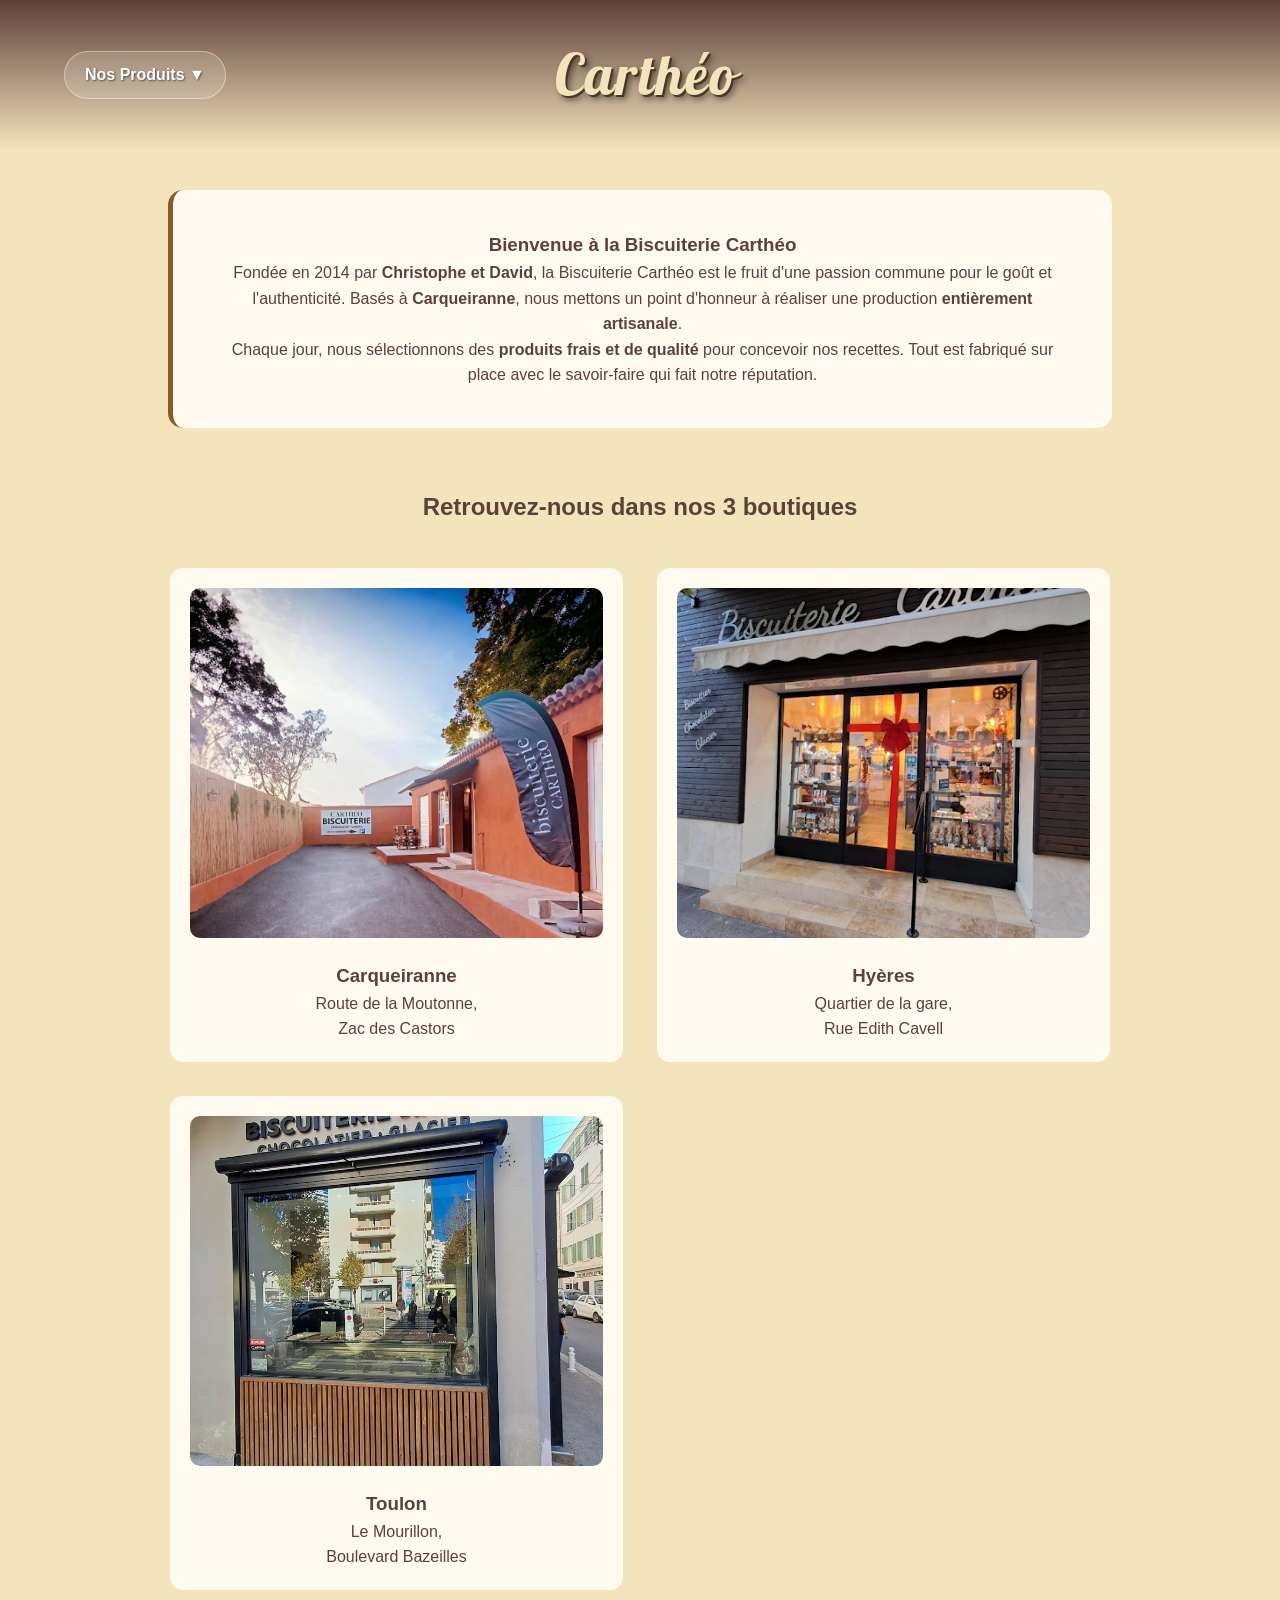
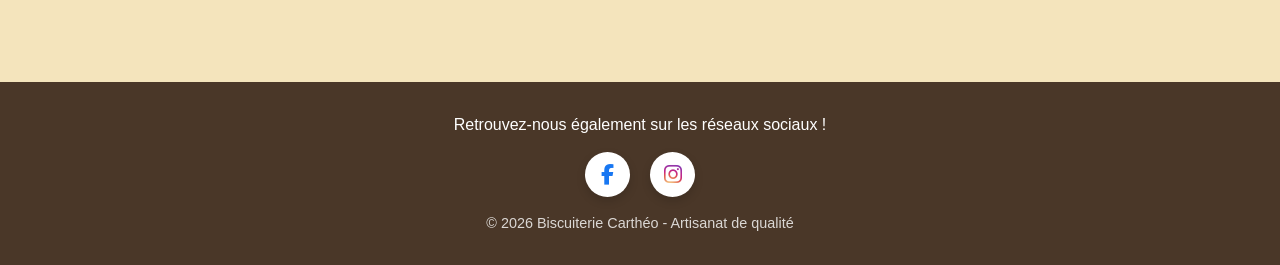
<file: index.html>
<!DOCTYPE html>
<html lang="fr">
<head>
    <meta charset="UTF-8">
    <meta name="viewport" content="width=device-width, initial-scale=1.0">
    <title>Biscuiterie Carthéo</title>
    
    <!-- Polices -->
    <link href="https://fonts.googleapis.com/css2?family=Lobster&display=swap" rel="stylesheet">
    <link href="https://fonts.googleapis.com/css2?family=Playfair+Display:wght@700&display=swap" rel="stylesheet">
    
    <!-- Font Awesome pour les logos réseaux sociaux -->
    <link rel="stylesheet" href="https://cdnjs.cloudflare.com/ajax/libs/font-awesome/6.4.0/css/all.min.css">
    
    <!-- CSS -->
    <link rel="stylesheet" href="css/style.css">
</head>
<body>

    <header>
        <nav class="nav-gauche">
            <ul>
                <li class="dropdown">
                    <a href="#">Nos Produits ▼</a>
                    <ul class="dropdown-content">
                        <li><a href="index.html">Accueil</a></li>
                        <li><a href="sucres.html">Biscuits sucrés</a></li>
                        <li><a href="sales.html">Biscuits salés</a></li>
                        <li><a href="chocolats.html">Chocolats</a></li>
                        <li><a href="meringues.html">Meringues</a></li>
                        <li><a href="panettones.html">Panettones</a></li>
                        <li><a href="cakes.html">Cakes</a></li>
                        <li><a href="petitsfours.html">Petits fours</a></li>
                        <li><a href="glaces.html">Glaces</a></li>
                         <li><a href="gateaux.html">Gâteaux</a></li>
                        <li><a href="noel.html">Noël</a></li>
                        <li><a href="pâques.html">Pâques</a></li>
                        <li><a href="roi.html">Epiphanie</a></li>
                        <li><a href="contact.html">Nous contacter</a></li>
                    </ul>
                </li>
            </ul>
        </nav>
        
        <div class="logo-centre">Carthéo</div>
        <div style="width: 150px;"></div>
    </header>

    <main>
        <section id="presentation">
            <h3>Bienvenue à la Biscuiterie Carthéo</h3>
            <p>Fondée en 2014 par <strong>Christophe et David</strong>, la Biscuiterie Carthéo est le fruit d'une passion commune pour le goût et l'authenticité. Basés à <strong>Carqueiranne</strong>, nous mettons un point d'honneur à réaliser une production <strong>entièrement artisanale</strong>.</p>
            <p>Chaque jour, nous sélectionnons des <strong>produits frais et de qualité</strong> pour concevoir nos recettes. Tout est fabriqué sur place avec le savoir-faire qui fait notre réputation.</p>
        </section>

        <section id="boutiques">
            <h2 style="text-align: center; margin: 40px 0;">Retrouvez-nous dans nos 3 boutiques</h2>
            <div class="boutiques-grid">
                <div class="boutique-card">
                    <img src="assets/img/carquei.jpg" alt="Boutique Carqueiranne">
                    <h3>Carqueiranne</h3>
                    <p>Route de la Moutonne,<br>Zac des Castors</p>
                </div>
                <div class="boutique-card">
                    <img src="assets/img/hyeres.png" alt="Boutique Hyères">
                    <h3>Hyères</h3>
                    <p>Quartier de la gare,<br>Rue Edith Cavell</p>
                </div>
                <div class="boutique-card">
                    <img src="assets/img/toulon.jpg" alt="Boutique Toulon">
                    <h3>Toulon</h3>
                    <p>Le Mourillon,<br>Boulevard Bazeilles</p>
                </div>
            </div>
        </section>
    </main>

    <footer>
        <p>Retrouvez-nous également sur les réseaux sociaux !</p>
        <div class="social-links">
            <!-- Lien Facebook avec le vrai logo -->
            <a href="https://www.facebook.com/biscuiteriecartheo" target="_blank" aria-label="Facebook">
                <i class="fa-brands fa-facebook-f"></i>
            </a>
            
            <!-- Lien Instagram avec le vrai logo -->
            <a href="https://www.instagram.com/biscuiteriecartheo/?utm_source=ig_web_button_share_sheet" target="_blank" aria-label="Instagram">
                <i class="fa-brands fa-instagram"></i>
            </a>
        </div>
        <p style="font-size: 0.9rem; opacity: 0.8; margin-top: 15px;">&copy; 2026 Biscuiterie Carthéo - Artisanat de qualité</p>
    </footer>

</body>
</html>
</file>
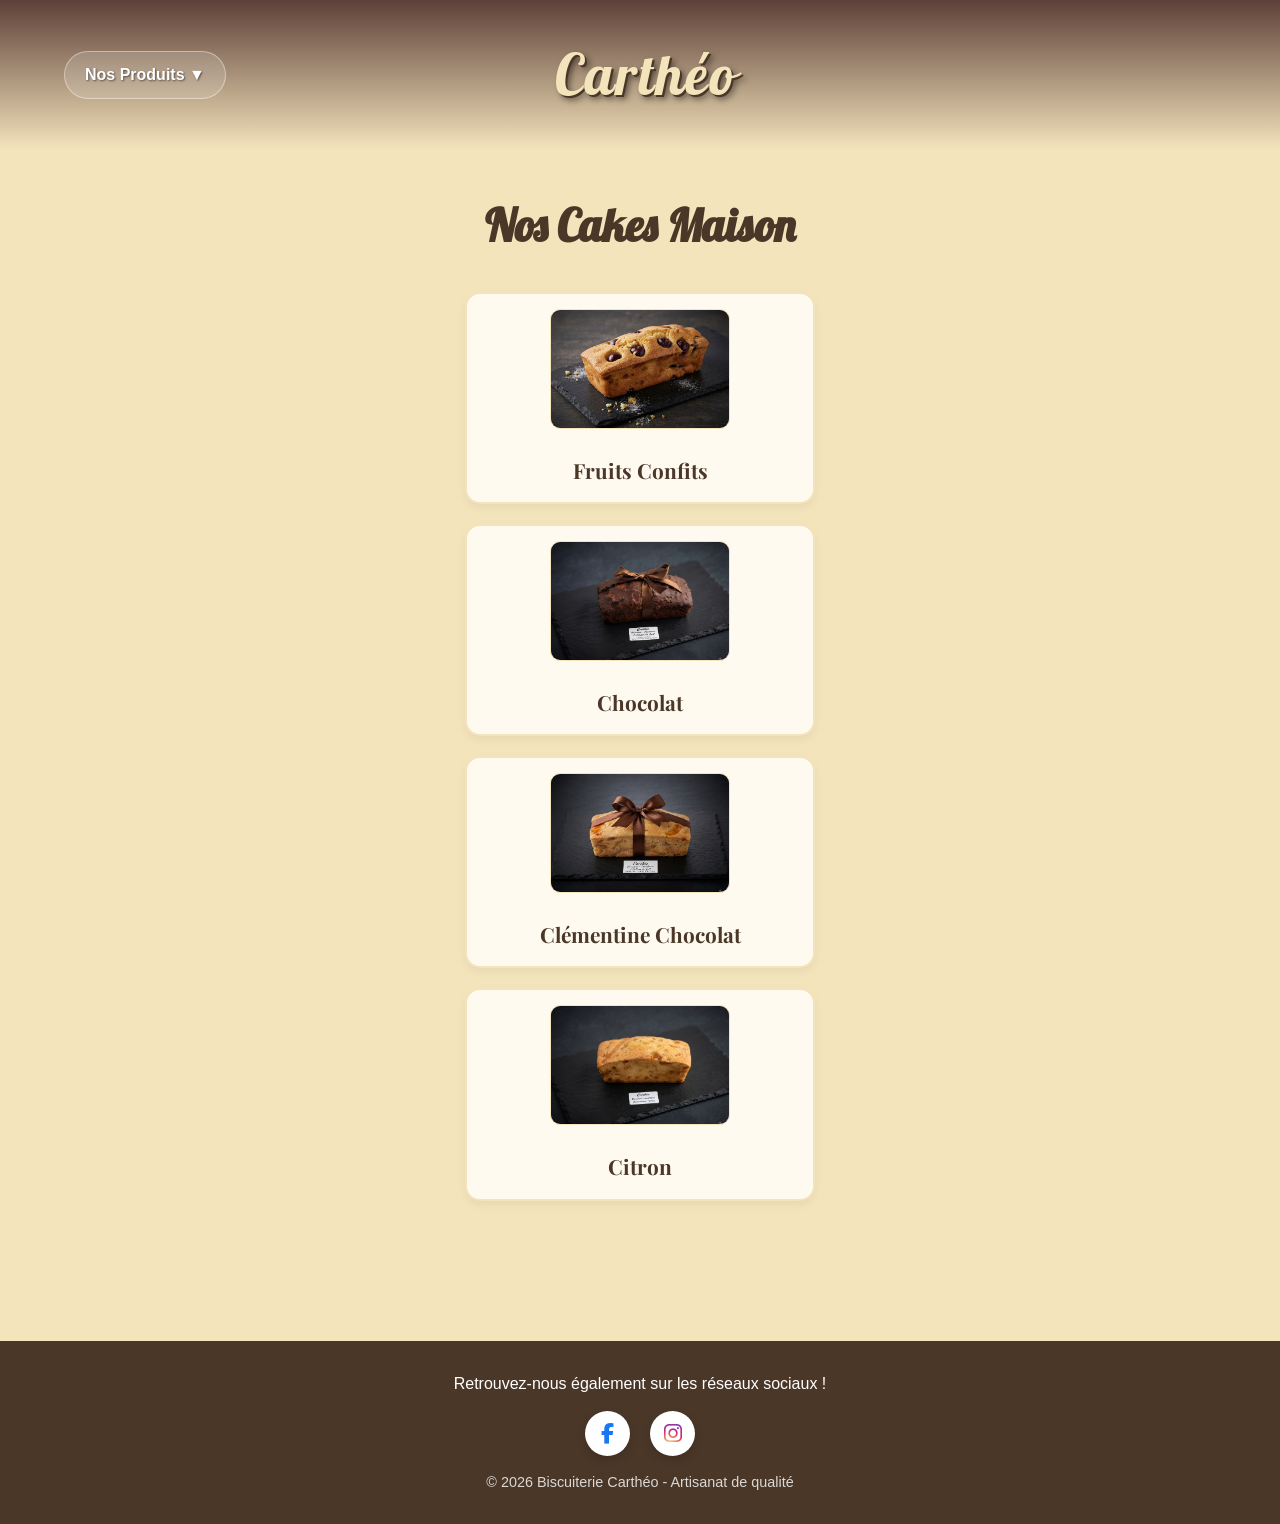
<file: cakes.html>
<!DOCTYPE html>
<html lang="fr">
<head>
    <meta charset="UTF-8">
    <meta name="viewport" content="width=device-width, initial-scale=1.0">
    <title>Nos Cakes | Biscuiterie Carthéo</title>
    
    <!-- Polices -->
    <link href="https://fonts.googleapis.com/css2?family=Lobster&display=swap" rel="stylesheet">
    <link href="https://fonts.googleapis.com/css2?family=Playfair+Display:wght@700&display=swap" rel="stylesheet">
    <!-- Font Awesome pour les logos réseaux sociaux -->
    <link rel="stylesheet" href="https://cdnjs.cloudflare.com/ajax/libs/font-awesome/6.4.0/css/all.min.css">
    <!-- CSS -->
    <link rel="stylesheet" href="css/style.css">

    <style>
        /* Réduction de la largeur globale de la page pour les cakes */
        .produits-grid {
            display: flex;
            flex-direction: column;
            gap: 20px;
            max-width: 350px;
            margin: auto;
        }

        .produit-card {
            display: flex;
            align-items: center;
            background-color: var(--couleur-creme);
            padding: 15px 20px;
            border-radius: 15px;
            border: 2px solid var(--couleur-sable);
            box-shadow: 0 4px 10px rgba(0,0,0,0.05);
            gap: 25px;
        }

        .produit-card img {
            width: 180px;
            height: 120px;
            object-fit: cover;
            border-radius: 10px;
            border: 1px solid var(--couleur-sable);
            flex-shrink: 0;
        }

        .produit-card p {
            font-size: 1.3rem;
            color: var(--couleur-chocolat);
            font-family: 'Playfair Display', serif;
            font-weight: bold;
            margin: 0;
        }
    </style>
</head>
<body>

    <header>
        <nav class="nav-gauche">
            <ul>
                <li class="dropdown">
                    <a href="#">Nos Produits ▼</a>
                    <ul class="dropdown-content">
                        <li><a href="index.html">Accueil</a></li>
                        <li><a href="sucres.html">Biscuits sucrés</a></li>
                        <li><a href="sales.html">Biscuits salés</a></li>
                        <li><a href="chocolats.html">Chocolats</a></li>
                        <li><a href="meringues.html">Meringues</a></li>
                        <li><a href="panettones.html">Panettones</a></li>
                        <li><a href="cakes.html">Cakes</a></li>
                        <li><a href="petitsfours.html">Petits fours</a></li>
                        <li><a href="glaces.html">Glaces</a></li>
                         <li><a href="gateaux.html">Gâteaux</a></li>
                        <li><a href="noel.html">Noël</a></li>
                        <li><a href="paques.html">Pâques</a></li>
                        <li><a href="roi.html">Epiphanie</a></li>
                        <li><a href="contact.html">Nous contacter</a></li>
                    </ul>
                </li>
            </ul>
        </nav>
        
        <div class="logo-centre">Carthéo</div>
        <div style="width: 150px;"></div>
    </header>

    <main>
        <h1 style="text-align: center; margin-bottom: 30px; color: var(--couleur-chocolat); font-family: 'Lobster', cursive; font-size: 2.8rem;">Nos Cakes Maison</h1>

        <section class="produits-section">
            <div class="produits-grid">
                <div class="produit-card">
                    <img src="assets/img/cake_fruits.jpg" alt="Cake aux Fruits Confits">
                    <p>Fruits Confits</p>
                </div>
                <div class="produit-card">
                    <img src="assets/img/cake_chocolat.png" alt="Cake au Chocolat">
                    <p>Chocolat</p>
                </div>
                <div class="produit-card">
                    <img src="assets/img/cake_clementine.png" alt="Cake Clémentine Chocolat">
                    <p>Clémentine Chocolat</p>
                </div>
                <div class="produit-card">
                    <img src="assets/img/cake_citron.png" alt="Cake au Citron">
                    <p>Citron</p>
                </div>
            </div>
        </section>
    </main>

    <footer>
        <p>Retrouvez-nous également sur les réseaux sociaux !</p>
        <div class="social-links">
            <!-- Lien Facebook avec le vrai logo -->
            <a href="https://www.facebook.com/biscuiteriecartheo" target="_blank" aria-label="Facebook">
                <i class="fa-brands fa-facebook-f"></i>
            </a>
            
            <!-- Lien Instagram avec le vrai logo -->
            <a href="https://www.instagram.com/biscuiteriecartheo/?utm_source=ig_web_button_share_sheet" target="_blank" aria-label="Instagram">
                <i class="fa-brands fa-instagram"></i>
            </a>
        </div>
        <p style="font-size: 0.9rem; opacity: 0.8; margin-top: 15px;">&copy; 2026 Biscuiterie Carthéo - Artisanat de qualité</p>
    </footer>

</body>
</html>
</file>
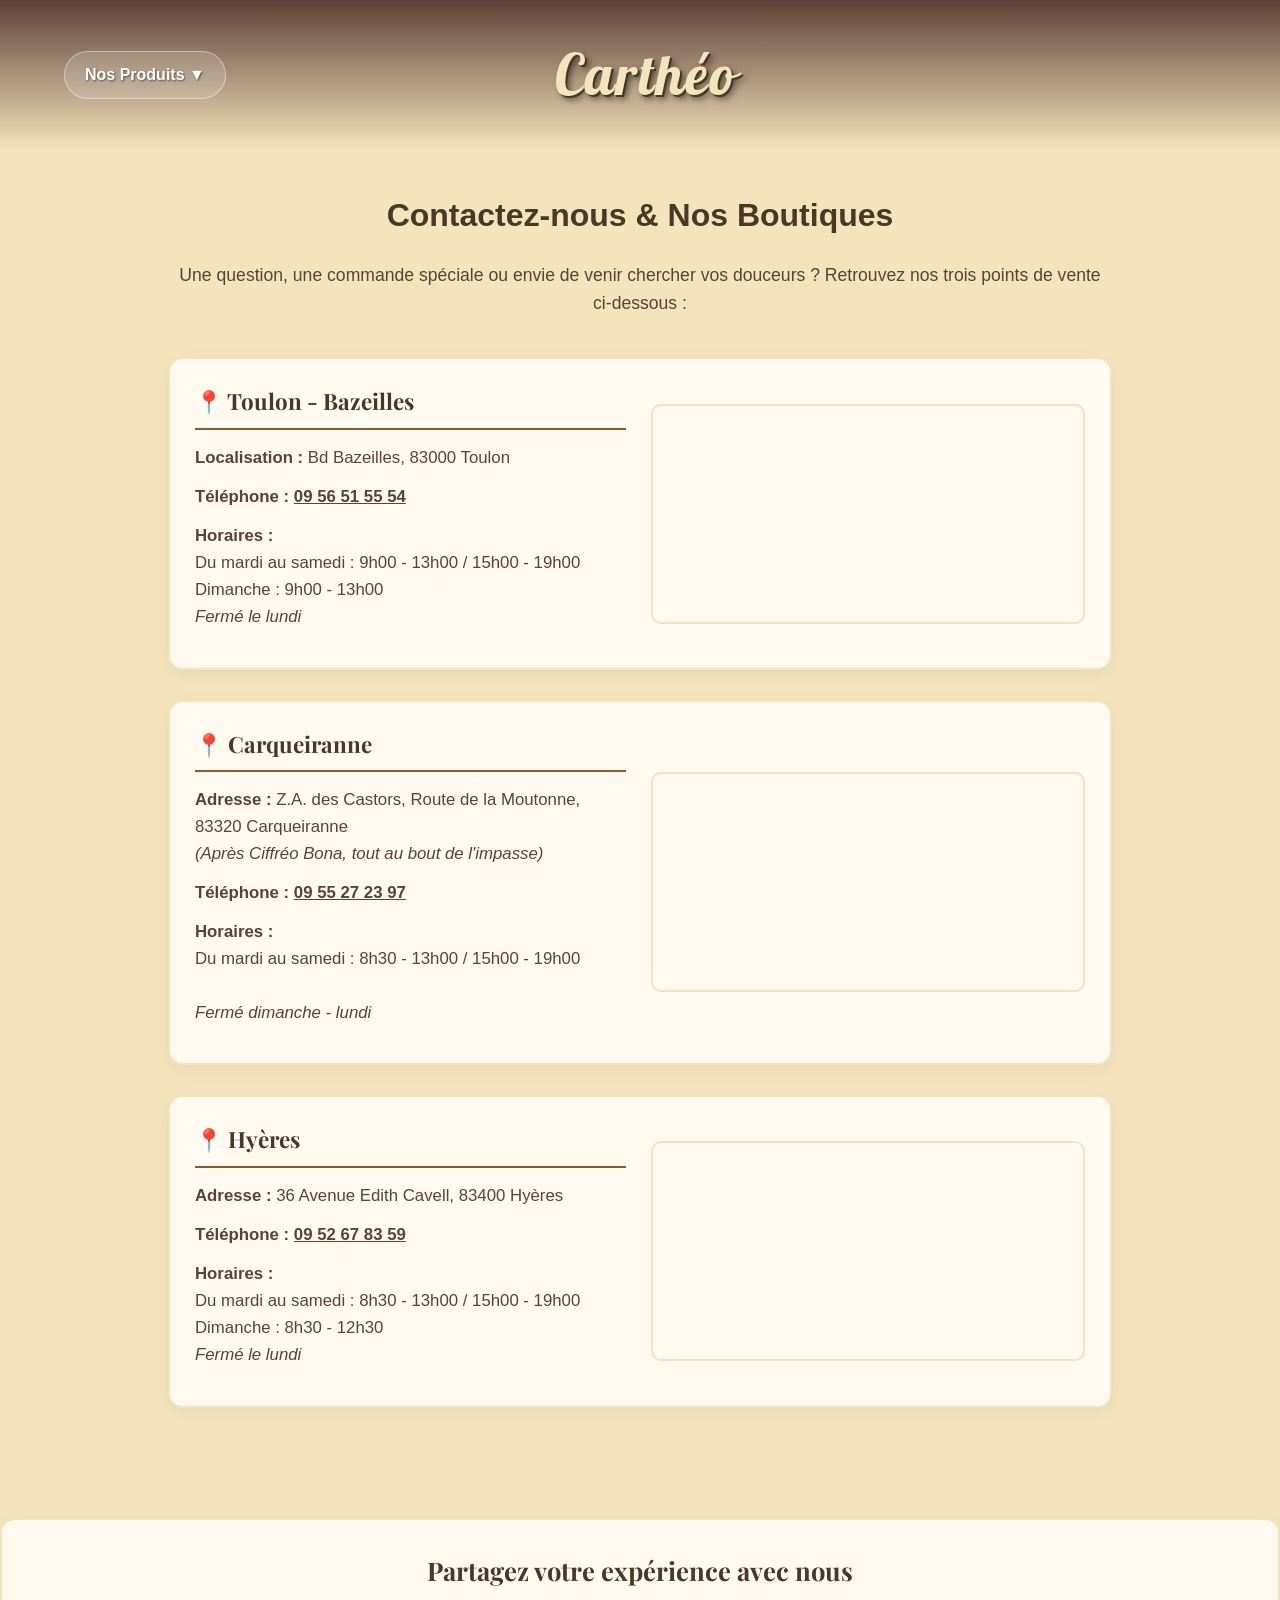
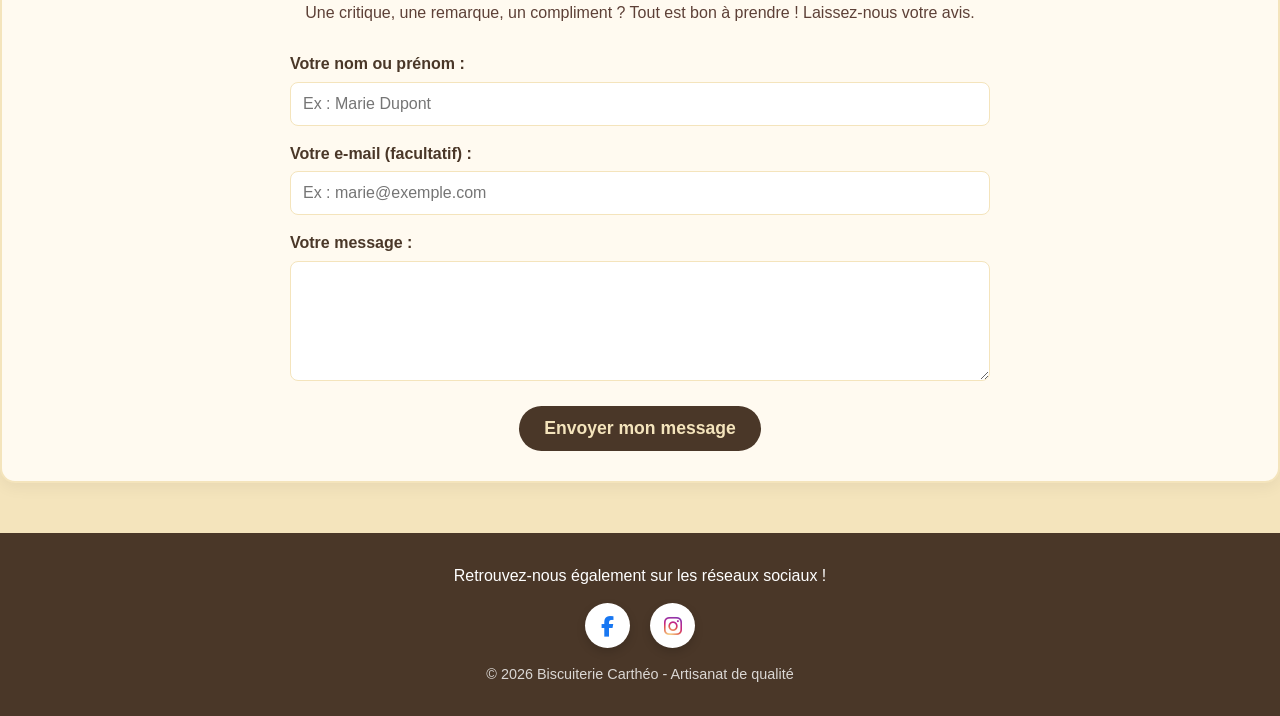
<file: contact.html>
<!DOCTYPE html>
<html lang="fr">
<head>
    <meta charset="UTF-8">
    <meta name="viewport" content="width=device-width, initial-scale=1.0">
    <title>Contact & Nos Boutiques | Biscuiterie Carthéo</title>
    
    <!-- Polices -->
    <link href="https://fonts.googleapis.com/css2?family=Lobster&display=swap" rel="stylesheet">
    <link href="https://fonts.googleapis.com/css2?family=Playfair+Display:wght@700&display=swap" rel="stylesheet">
     <!-- Font Awesome pour les logos réseaux sociaux -->
    <link rel="stylesheet" href="https://cdnjs.cloudflare.com/ajax/libs/font-awesome/6.4.0/css/all.min.css">
    <!-- CSS -->
    <link rel="stylesheet" href="css/style.css">
    
    <style>
        /* Styles spécifiques pour la page Contact */
        main {
            padding: 40px 10%;
            max-width: 1200px;
            margin: auto;
        }
        
        .boutique-wrapper {
            display: flex;
            flex-wrap: wrap;
            gap: 25px;
            background-color: var(--couleur-creme);
            padding: 25px;
            margin-bottom: 30px;
            border-radius: 15px;
            border: 2px solid var(--couleur-sable);
            box-shadow: 0 5px 15px rgba(0,0,0,0.05);
            align-items: center;
        }

        .boutique-info {
            flex: 1;
            min-width: 250px;
        }

        .boutique-info h3 {
            color: var(--couleur-chocolat);
            margin-bottom: 15px;
            font-family: 'Playfair Display', serif;
            font-size: 1.4rem;
            border-bottom: 2px solid var(--couleur-accent);
            padding-bottom: 8px;
        }

        .boutique-info p {
            margin-bottom: 12px;
            font-size: 1.05rem;
            color: #5d4037;
        }

        .boutique-map {
            flex: 1;
            min-width: 280px;
            height: 220px;
            border-radius: 10px;
            overflow: hidden;
            border: 2px solid var(--couleur-sable);
        }

        .boutique-map iframe {
            width: 100%;
            height: 100%;
            border: 0;
        }
    </style>
</head>
<body>
    <header>
        <nav class="nav-gauche">
            <ul>
                <li class="dropdown">
                    <a href="#">Nos Produits ▼</a>
                    <ul class="dropdown-content">
                        <li><a href="index.html">Accueil</a></li>
                        <li><a href="sucres.html">Biscuits sucrés</a></li>
                        <li><a href="sales.html">Biscuits salés</a></li>
                        <li><a href="chocolats.html">Chocolats</a></li>
                        <li><a href="meringues.html">Meringues</a></li>
                        <li><a href="panettones.html">Panettones</a></li>
                        <li><a href="cakes.html">Cakes</a></li>
                        <li><a href="petitsfours.html">Petits fours</a></li>
                        <li><a href="glaces.html">Glaces</a></li>
                         <li><a href="gateaux.html">Gâteaux</a></li>
                        <li><a href="noel.html">Noël</a></li>
                        <li><a href="paques.html">Pâques</a></li>
                       <li><a href="roi.html">Epiphanie</a></li>
                        <li><a href="contact.html">Contact</a></li>
                    </ul>
                </li>
            </ul>
        </nav>
        
        <div class="logo-centre">Carthéo</div>
        <div style="width: 150px;"></div>
    </header>

    <main>
        <h1 style="text-align: center; margin-bottom: 20px; color: var(--couleur-chocolat);">Contactez-nous & Nos Boutiques</h1>
        <p style="text-align: center; margin-bottom: 40px; font-size: 1.1rem;">Une question, une commande spéciale ou envie de venir chercher vos douceurs ? Retrouvez nos trois points de vente ci-dessous :</p>

        <!-- Boutique 1 : Toulon -->
        <div class="boutique-wrapper">
            <div class="boutique-info">
                <h3>📍 Toulon - Bazeilles</h3>
                <p><strong>Localisation :</strong> Bd Bazeilles, 83000 Toulon</p>
                <p><strong>Téléphone :</strong> <a href="tel:+33956515554" style="color: #5d4037; font-weight: bold; text-decoration: underline;">09 56 51 55 54</a></p>
                <p><strong>Horaires :</strong><br>
                Du mardi au samedi : 9h00 - 13h00 / 15h00 - 19h00<br>
                Dimanche : 9h00 - 13h00<br>
                <em>Fermé le lundi</em></p>
            </div>
            <div class="boutique-map">
                <iframe src="https://www.google.com/maps/embed?pb=!1m18!1m12!1m3!1d589.2248119819518!2d5.938636386604587!3d43.11232568619691!2m3!1f0!2f0!3f0!3m2!1i1024!2i768!4f13.1!3m3!1m2!1s0x12c91bce7024102b%3A0xf06cd846ebf17a17!2sCARTHEO%20biscuiterie%20chocolaterie!5e0!3m2!1sfr!2sfr!4v1786524978967!5m2!1sfr!2sfr" allowfullscreen="" loading="lazy" referrerpolicy="strict-origin-when-cross-origin"></iframe>
            </div>
        </div>

        <!-- Boutique 2 : Carqueiranne -->
        <div class="boutique-wrapper">
            <div class="boutique-info">         
                <h3>📍 Carqueiranne</h3>
                <p><strong>Adresse :</strong> Z.A. des Castors, Route de la Moutonne, 83320 Carqueiranne<br><em>(Après Ciffréo Bona, tout au bout de l'impasse)</em></p>
                <p><strong>Téléphone :</strong> <a href="tel:+33955272397" style="color: #5d4037; font-weight: bold; text-decoration: underline;">09 55 27 23 97</a></p>
                <p><strong>Horaires :</strong><br>
                Du mardi au samedi : 8h30 - 13h00 / 15h00 - 19h00<br>
                <br>
                <em>Fermé dimanche - lundi</em></p>
            </div>
            <div class="boutique-map">
                <iframe src="https://www.google.com/maps/embed?pb=!1m18!1m12!1m3!1d1456.3574067989023!2d6.045968995153695!3d43.11050787253287!2m3!1f0!2f0!3f0!3m2!1i1024!2i768!4f13.1!3m3!1m2!1s0x12c9192253ee256b%3A0x463bb7c361482b33!2sBiscuiterie%20Chocolaterie%20Carth%C3%A9o!5e0!3m2!1sfr!2sfr!4v1786525067272!5m2!1sfr!2sfr" allowfullscreen="" loading="lazy" referrerpolicy="strict-origin-when-cross-origin"></iframe>
            </div>
        </div>

        <!-- Boutique 3 : Hyères -->
        <div class="boutique-wrapper">
            <div class="boutique-info">
                <h3>📍 Hyères</h3>
                <p><strong>Adresse :</strong> 36 Avenue Edith Cavell, 83400 Hyères</p>
                <p><strong>Téléphone :</strong> <a href="tel:+33952678359" style="color: #5d4037; font-weight: bold; text-decoration: underline;">09 52 67 83 59</a></p>
                <p><strong>Horaires :</strong><br>
                Du mardi au samedi : 8h30 - 13h00 / 15h00 - 19h00<br>
                Dimanche : 8h30 - 12h30<br>
                <em>Fermé le lundi</em></p>
            </div>
            <div class="boutique-map">
                <iframe src="https://www.google.com/maps/embed?pb=!1m18!1m12!1m3!1d1111.128853639852!2d6.12535429972509!3d43.110301394872415!2m3!1f0!2f0!3f0!3m2!1i1024!2i768!4f13.1!3m3!1m2!1s0x12c923963e89eb1f%3A0xe8f3c488b90f8f64!2sBiscuiterie%20Carth%C3%A9o!5e0!3m2!1sfr!2sfr!4v1786525122822!5m2!1sfr!2sfr" allowfullscreen="" loading="lazy" referrerpolicy="strict-origin-when-cross-origin"></iframe>
            </div>
        </div>
    </main>



    <!-- Section Livre d'or / Avis -->
        <div class="avis-section">
            <h2>Partagez votre expérience avec nous</h2>
            <p class="soustitre-avis">Une critique, une remarque, un compliment ? Tout est bon à prendre ! Laissez-nous votre avis.</p>
            
            <!-- 
              Note : Pour que le formulaire envoie un e-mail ou enregistre le message, 
              vous pouvez utiliser un setuit comme Formsprervice grae, Netlify Forms, 
              ou l'attribut action="mailto:votremail@exemple.com" (version basique).
            -->
            <form class="form-avis" action="https://formspree.io/f/xzepywal" method="POST">
                <div class="form-group">
                    <label for="nom">Votre nom ou prénom :</label>
                    <input type="text" id="nom" name="nom" placeholder="Ex : Marie Dupont" required>
                </div>

                <div class="form-group">
                    <label for="email">Votre e-mail (facultatif) :</label>
                    <input type="email" id="email" name="email" placeholder="Ex : marie@exemple.com">
                </div>

                <div class="form-group">
                    <label for="message">Votre message :</label>
                    <textarea id="message" name="message" placeholder=" " required></textarea>
                </div>

                <button type="submit" class="btn-envoyer">Envoyer mon message</button>
            </form>
        </div>

 <footer>
        <p>Retrouvez-nous également sur les réseaux sociaux !</p>
        <div class="social-links">
            <!-- Lien Facebook avec le vrai logo -->
            <a href="https://www.facebook.com/biscuiteriecartheo" target="_blank" aria-label="Facebook">
                <i class="fa-brands fa-facebook-f"></i>
            </a>
            
            <!-- Lien Instagram avec le vrai logo -->
            <a href="https://www.instagram.com/biscuiteriecartheo/?utm_source=ig_web_button_share_sheet" target="_blank" aria-label="Instagram">
                <i class="fa-brands fa-instagram"></i>
            </a>
        </div>
        <p style="font-size: 0.9rem; opacity: 0.8; margin-top: 15px;">&copy; 2026 Biscuiterie Carthéo - Artisanat de qualité</p>
    </footer>
</body>
</html>
</file>
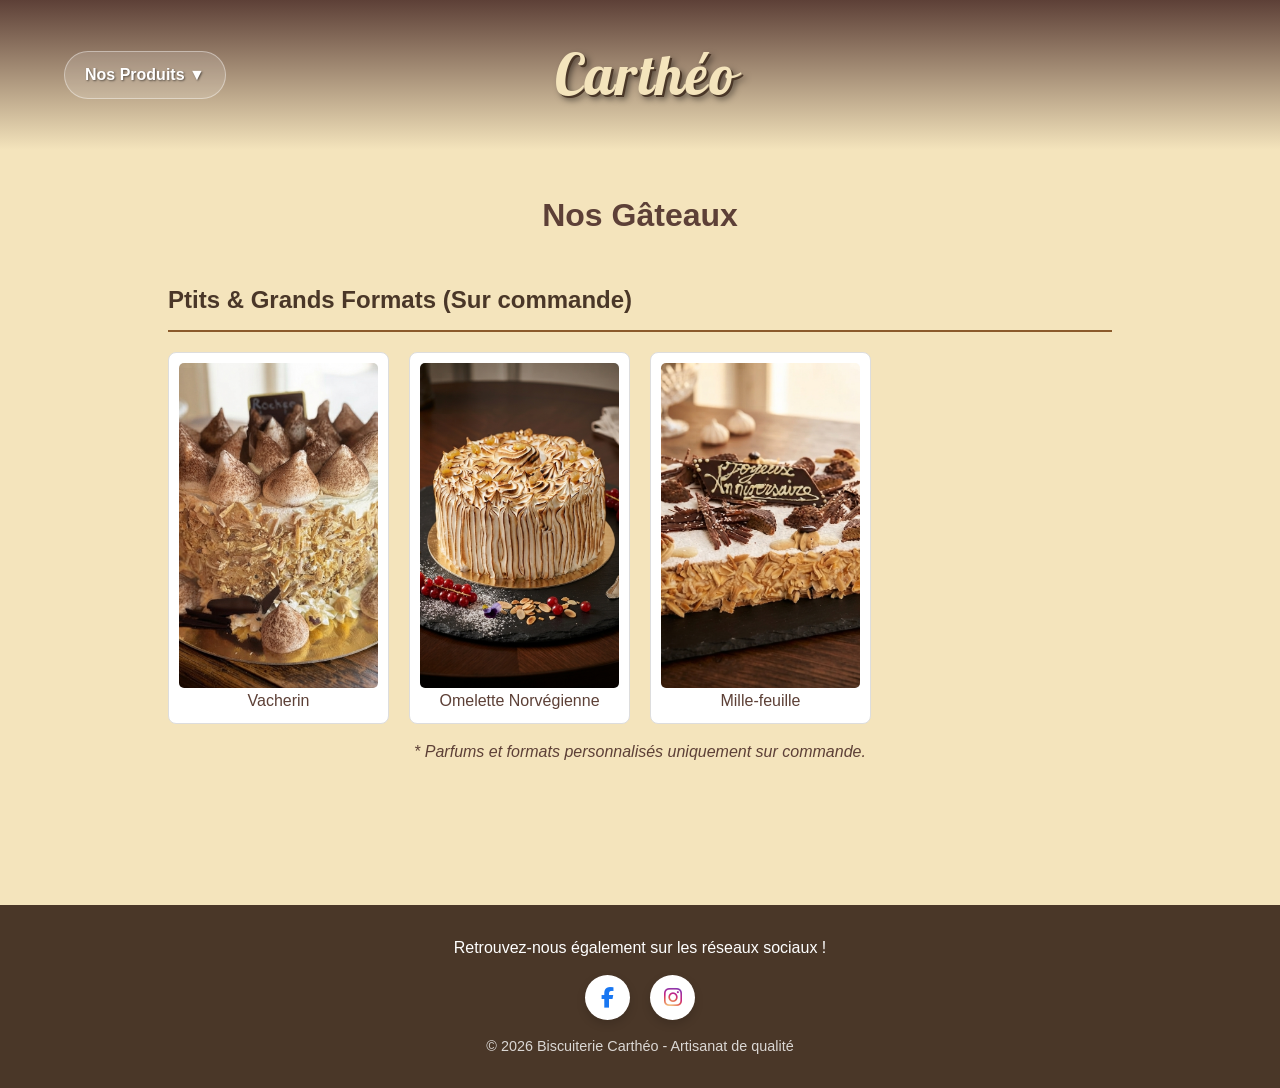
<file: gateaux.html>
<!DOCTYPE html>
<html lang="fr">
<head>
    <meta charset="UTF-8">
    <meta name="viewport" content="width=device-width, initial-scale=1.0">
    <title>Nos Gâteaux| Biscuiterie Carthéo</title>
    <link href="https://fonts.googleapis.com/css2?family=Lobster&display=swap" rel="stylesheet">
    <link href="https://fonts.googleapis.com/css2?family=Playfair+Display:wght@700&display=swap" rel="stylesheet">
    <!-- Font Awesome pour les logos réseaux sociaux -->
    <link rel="stylesheet" href="https://cdnjs.cloudflare.com/ajax/libs/font-awesome/6.4.0/css/all.min.css">
    <link rel="stylesheet" href="css/style.css">
</head>

<body class="page-gateaux">
    <header>
        <nav class="nav-gauche">
            <ul>
                <li class="dropdown">
                    <a href="#">Nos Produits ▼</a>
                    <ul class="dropdown-content">
                        <li><a href="index.html">Accueil</a></li>
                        <li><a href="sucres.html">Biscuits sucrés</a></li>
                        <li><a href="sales.html">Biscuits salés</a></li>
                        <li><a href="chocolats.html">Chocolats</a></li>
                        <li><a href="meringues.html">Meringues</a></li>
                        <li><a href="panettones.html">Panettones</a></li>
                        <li><a href="cakes.html">Cakes</a></li>
                        <li><a href="petitsfours.html">Petits fours</a></li>
                        <li><a href="glaces.html">Glaces</a></li>
                        <li><a href="gateaux.html">Gâteaux</a></li>
                        <li><a href="noel.html">Noël</a></li>
                        <li><a href="paques.html">Pâques</a></li>
                        <li><a href="roi.html">Epiphanie</a></li>
                        <li><a href="contact.html">Nous contacter</a></li>
                    </ul>
                </li>
            </ul>
        </nav>
        <div class="logo-centre">Carthéo</div>
        <div style="width: 150px;"></div>
    </header>

    <main>
        <h1 style="text-align: center; margin-bottom: 40px;">Nos Gâteaux</h1>

        <!-- Liste des Gâteaux Glacés -->
        <section class="produits-section">
            <h2 class="titre-categorie">Ptits & Grands Formats (Sur commande)</h2>
            <div class="produits-grid">
                <div class="produit-card">
                    <img src="assets/img/vacherin.png" alt="Vacherin">
                    <p>Vacherin</p>
                </div>

                <div class="produit-card">
                    <img src="assets/img/omelette_norvegienne.jpg" alt="Omelette Norvégienne">
                    <p>Omelette Norvégienne</p>
                </div>

                <div class="produit-card">
                    <img src="assets/img/mille_feuille.jpg" alt="Mille-feuille">
                    <p>Mille-feuille</p>
                </div>
            </div>
            <p style="text-align: center; font-style: italic; margin-top: 15px;">
                * Parfums et formats personnalisés uniquement sur commande.
            </p>
        </section>
    </main>

    <footer>
        <p>Retrouvez-nous également sur les réseaux sociaux !</p>
        <div class="social-links">
            <!-- Lien Facebook -->
            <a href="https://www.facebook.com/biscuiteriecartheo" target="_blank" aria-label="Facebook">
                <i class="fa-brands fa-facebook-f"></i>
            </a>
            <!-- Lien Instagram -->
            <a href="https://www.instagram.com/biscuiteriecartheo/?utm_source=ig_web_button_share_sheet" target="_blank" aria-label="Instagram">
                <i class="fa-brands fa-instagram"></i>
            </a>
        </div>
        <p style="font-size: 0.9rem; opacity: 0.8; margin-top: 15px;">&copy; 2026 Biscuiterie Carthéo - Artisanat de qualité</p>
    </footer>

  </body>
</html>
</file>
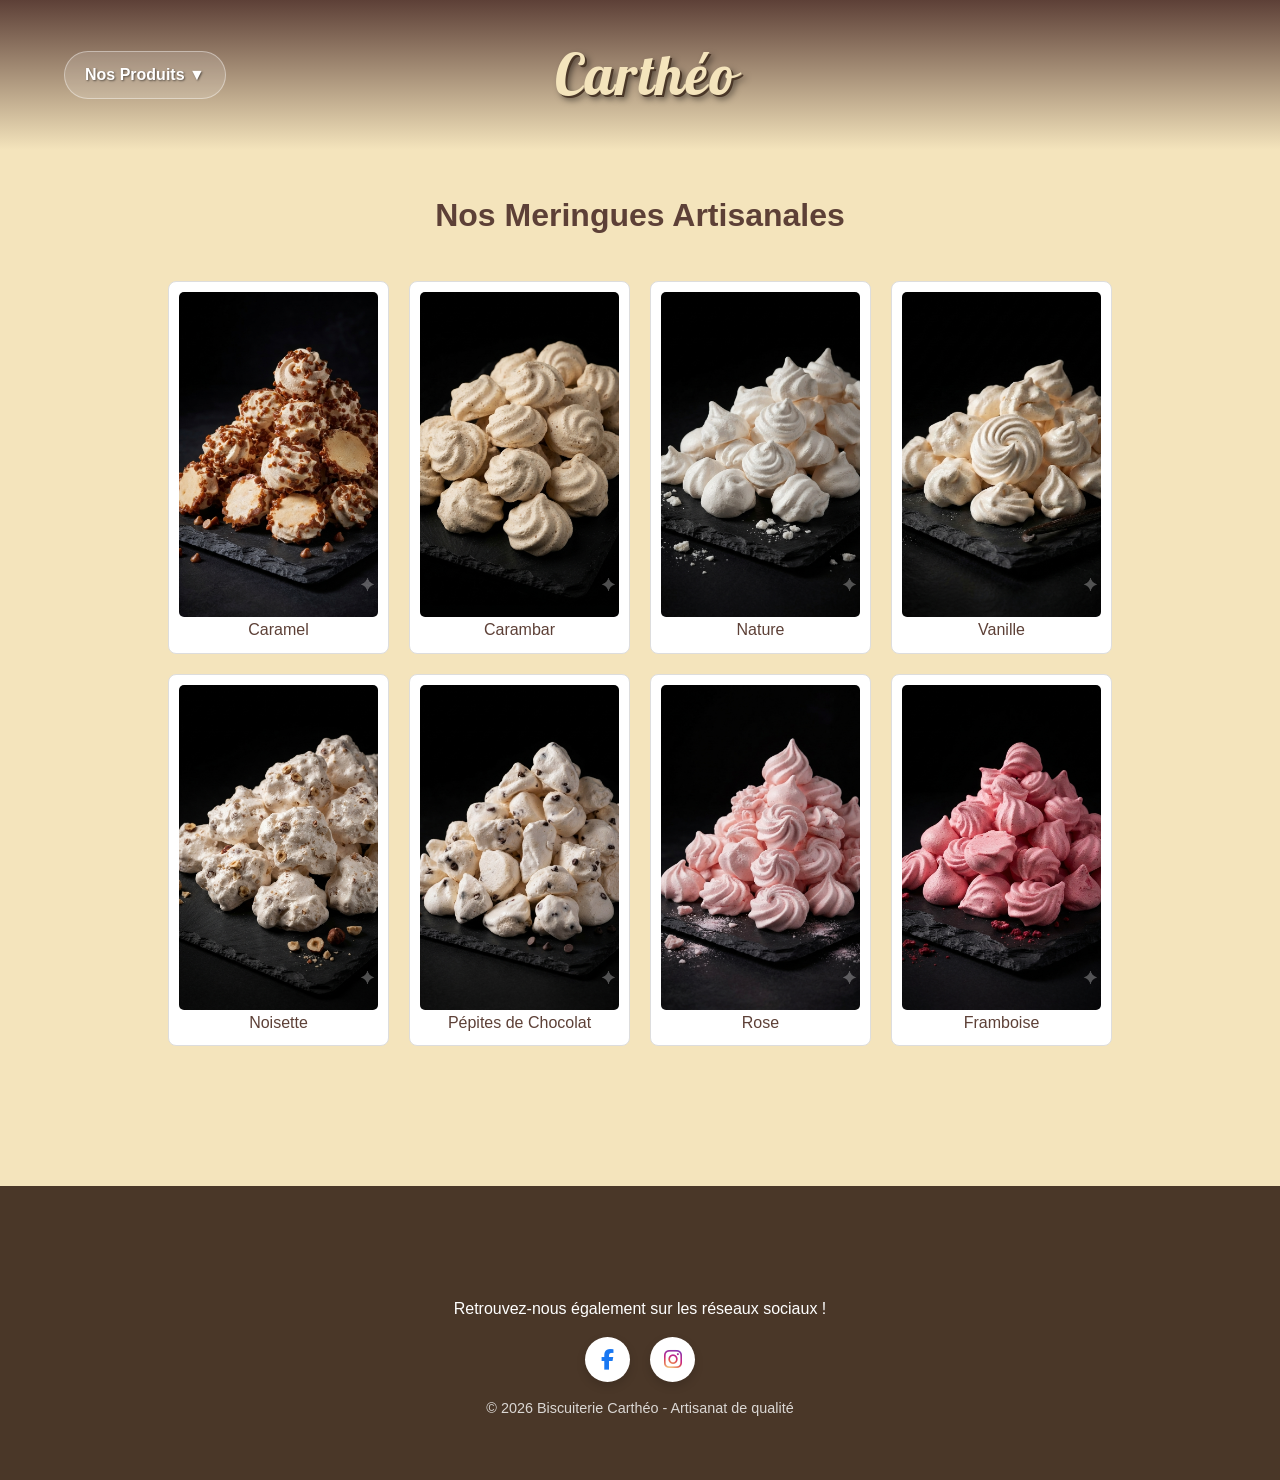
<file: meringues.html>
<!DOCTYPE html>
<html lang="fr">
<head>
    <meta charset="UTF-8">
    <meta name="viewport" content="width=device-width, initial-scale=1.0">
    <title>Nos Meringues | Biscuiterie Carthéo</title>
    
    <!-- Polices -->
    <link href="https://fonts.googleapis.com/css2?family=Lobster&display=swap" rel="stylesheet">
    <link href="https://fonts.googleapis.com/css2?family=Playfair+Display:wght@700&display=swap" rel="stylesheet">
     <!-- Font Awesome pour les logos réseaux sociaux -->
    <link rel="stylesheet" href="https://cdnjs.cloudflare.com/ajax/libs/font-awesome/6.4.0/css/all.min.css">
    <!-- CSS -->
    <link rel="stylesheet" href="css/style.css">
</head>
<body>

    <header>
        <nav class="nav-gauche">
            <ul>
                <li class="dropdown">
                    <a href="#">Nos Produits ▼</a>
                    <ul class="dropdown-content">
                        <li><a href="index.html">Accueil</a></li>
                        <li><a href="sucres.html">Biscuits sucrés</a></li>
                        <li><a href="sales.html">Biscuits salés</a></li>
                        <li><a href="chocolats.html">Chocolats</a></li>
                        <li><a href="meringues.html">Meringues</a></li>
                        <li><a href="panettones.html">Panettones</a></li>
                        <li><a href="cakes.html">Cakes</a></li>
                        <li><a href="petitsfours.html">Petits fours</a></li>
                        <li><a href="glaces.html">Glaces</a></li>
                         <li><a href="gateaux.html">Gâteaux</a></li>
                        <li><a href="noel.html">Noël</a></li>
                       <li><a href="roi.html">Epiphanie</a></li>
                        <li><a href="paques.html">Pâques</a></li>
      <li><a href="contact.html">Nous contacter</a></li>
                    </ul>
                </li>
            </ul>
        </nav>
        
        <div class="logo-centre">Carthéo</div>
        <div style="width: 150px;"></div>
    </header>

    <main>
        <h1 style="text-align: center; margin-bottom: 40px;">Nos Meringues Artisanales</h1>

        <section class="produits-section">
            <div class="produits-grid">
                <div class="produit-card"><img src="assets/img/meringue_caramel.png" alt="Meringue Caramel"><p>Caramel</p></div>
                <div class="produit-card"><img src="assets/img/meringue_carambar.png" alt="Meringue Carambar"><p>Carambar</p></div>
                <div class="produit-card"><img src="assets/img/meringue_nature.png" alt="Meringue Nature"><p>Nature</p></div>
                <div class="produit-card"><img src="assets/img/meringue_vanille.png" alt="Meringue Vanille"><p>Vanille</p></div>
                <div class="produit-card"><img src="assets/img/meringue_noisette.png" alt="Meringue Noisette"><p>Noisette</p></div>
                <div class="produit-card"><img src="assets/img/meringue_chocolat.png" alt="Meringue Pépites de Chocolat"><p>Pépites de Chocolat</p></div>
                <div class="produit-card"><img src="assets/img/meringue_rose.png" alt="Meringue Rose"><p>Rose</p></div>
                <div class="produit-card"><img src="assets/img/meringue_framboise.png" alt="Meringue Framboise"><p>Framboise</p></div>
            </div>
        </section>
    </main>

    <footer>
        <footer>
        <p>Retrouvez-nous également sur les réseaux sociaux !</p>
        <div class="social-links">
            <!-- Lien Facebook avec le vrai logo -->
            <a href="https://www.facebook.com/biscuiteriecartheo" target="_blank" aria-label="Facebook">
                <i class="fa-brands fa-facebook-f"></i>
            </a>
            
            <!-- Lien Instagram avec le vrai logo -->
            <a href="https://www.instagram.com/biscuiteriecartheo/?utm_source=ig_web_button_share_sheet" target="_blank" aria-label="Instagram">
                <i class="fa-brands fa-instagram"></i>
            </a>
        </div>
        <p style="font-size: 0.9rem; opacity: 0.8; margin-top: 15px;">&copy; 2026 Biscuiterie Carthéo - Artisanat de qualité</p>
    </footer>
    </footer>

</body>
</html>
</file>
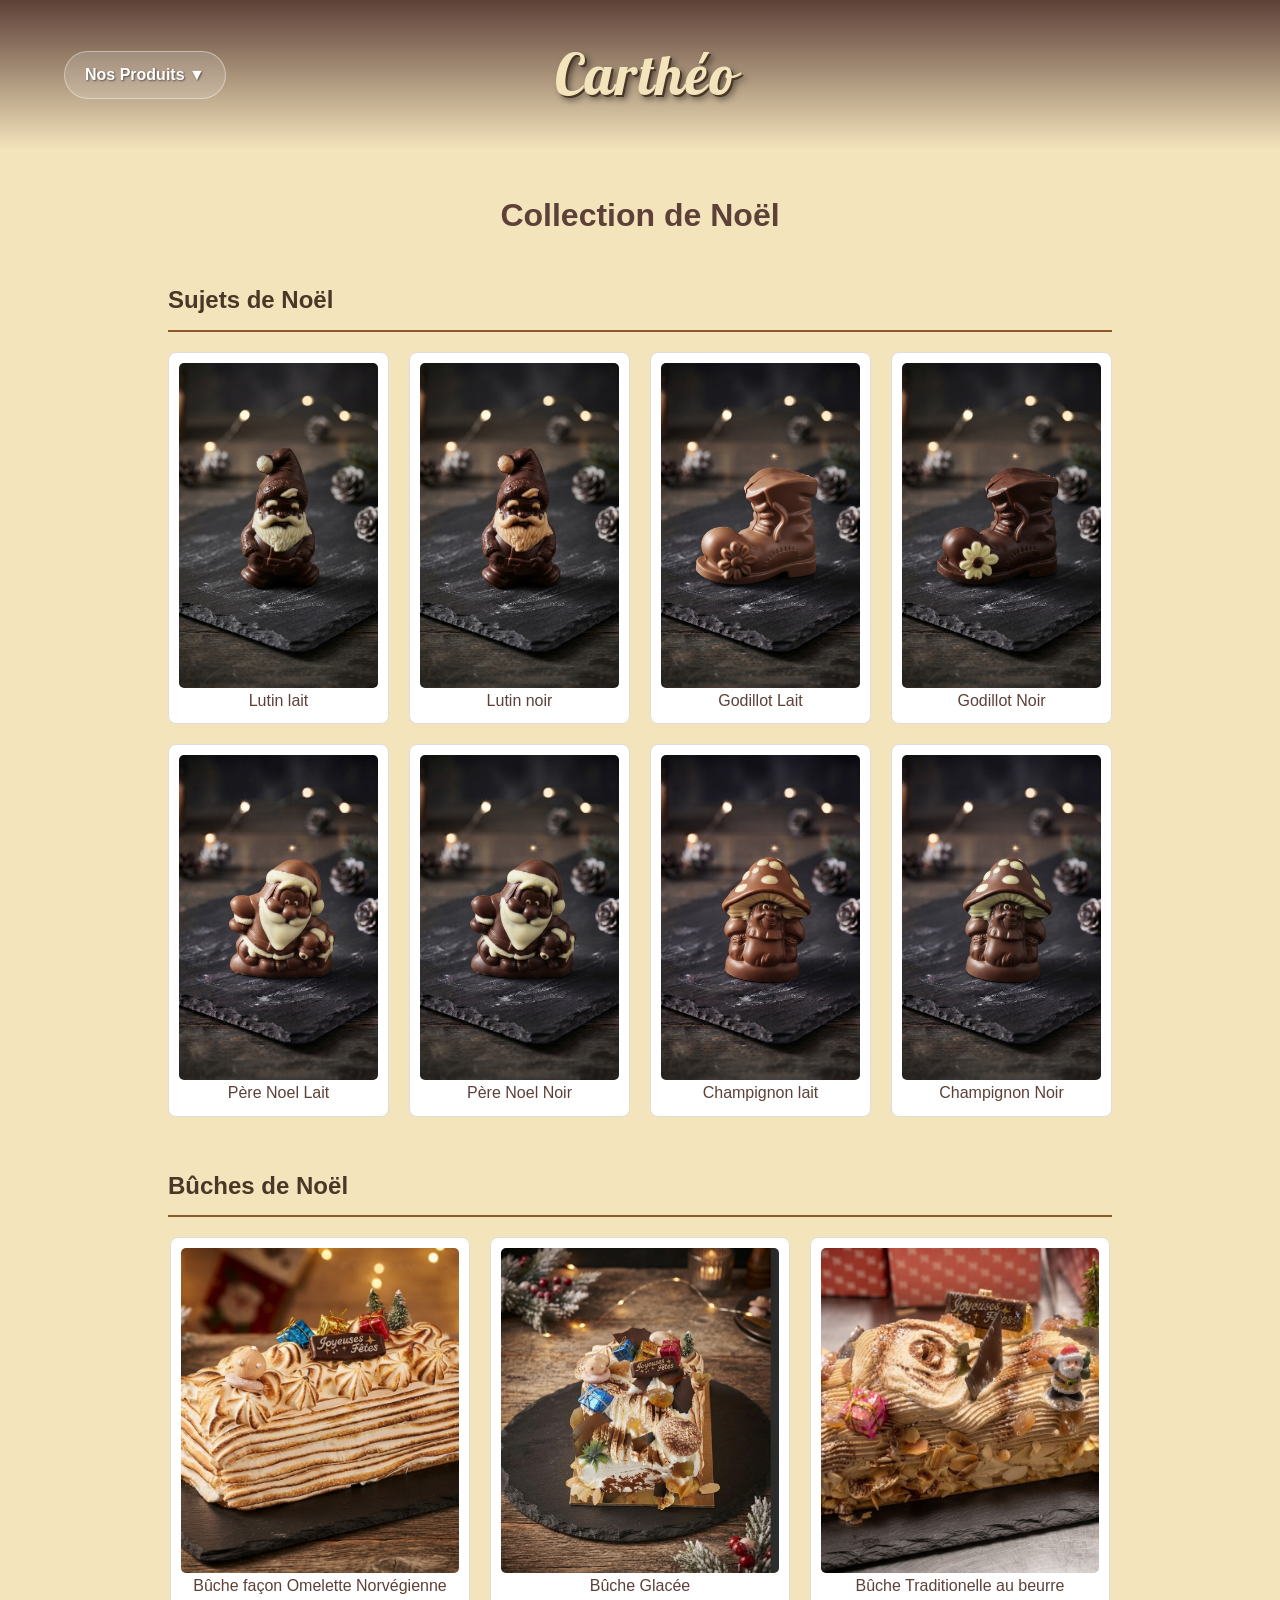
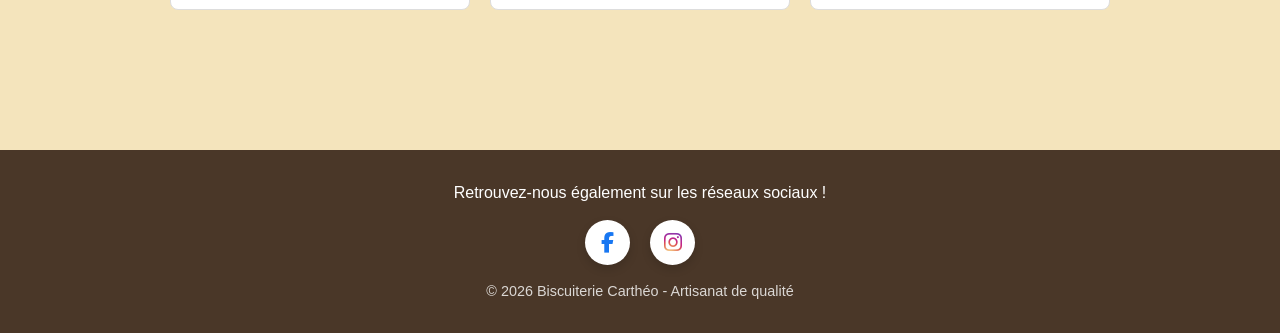
<file: noel.html>
<!DOCTYPE html>
<html lang="fr">
<head>
    <meta charset="UTF-8">
    <meta name="viewport" content="width=device-width, initial-scale=1.0">
    <title>Collection de Noël | Biscuiterie Carthéo</title>
    <link href="https://fonts.googleapis.com/css2?family=Lobster&display=swap" rel="stylesheet">
    <link href="https://fonts.googleapis.com/css2?family=Playfair+Display:wght@700&display=swap" rel="stylesheet">
     <!-- Font Awesome pour les logos réseaux sociaux -->
    <link rel="stylesheet" href="https://cdnjs.cloudflare.com/ajax/libs/font-awesome/6.4.0/css/all.min.css">
    <link rel="stylesheet" href="css/style.css">
</head>
<body>

    <header>
        <nav class="nav-gauche">
            <ul>
                <li class="dropdown">
                    <a href="#">Nos Produits ▼</a>
                    <ul class="dropdown-content">
                        <li><a href="index.html">Accueil</a></li>
                        <li><a href="sucres.html">Biscuits sucrés</a></li>
                        <li><a href="sales.html">Biscuits salés</a></li>
                        <li><a href="chocolats.html">Chocolats</a></li>
                        <li><a href="meringues.html">Meringues</a></li>
                        <li><a href="panettones.html">Panettones</a></li>
                        <li><a href="cakes.html">Cakes</a></li>
                        <li><a href="petitsfours.html">Petits fours</a></li>
                        <li><a href="glaces.html">Glaces</a></li>
                         <li><a href="gateaux.html">Gâteaux</a></li>
                        <li><a href="noel.html">Noël</a></li>
                        <li><a href="paques.html">Pâques</a></li>
                        <li><a href="roi.html">Epiphanie</a></li>
                         <li><a href="contact.html">Nous contacter</a></li>
                    </ul>
                </li>
            </ul>
        </nav>
        <div class="logo-centre">Carthéo</div>
        <div style="width: 150px;"></div>
    </header>

    <main>
        <h1 style="text-align: center; margin-bottom: 40px;">Collection de Noël</h1>

        <section class="produits-section">
            <h2 class="titre-categorie">Sujets de Noël</h2>
            <div class="produits-grid">
                <div class="produit-card"><img src="assets/img/lutin_lait.jpg" alt="Lutin lait"><p>Lutin lait</p></div>
                <div class="produit-card"><img src="assets/img/lutin_noir.jpg" alt="Lutin noir"><p>Lutin noir</p></div>
                <div class="produit-card"><img src="assets/img/chaussure_noir.jpg" alt="Godillot Lait"><p>Godillot Lait</p></div>
                <div class="produit-card"><img src="assets/img/chaussure_lait.jpg" alt="Godillot Noir"><p>Godillot Noir</p></div>
                <div class="produit-card"><img src="assets/img/pere_noel_lait.jpg" alt="Père Noel Lait"><p>Père Noel Lait</p></div>
                <div class="produit-card"><img src="assets/img/pere_noel_noir.jpg" alt="Père Noel Noir"><p>Père Noel Noir</p></div>
                <div class="produit-card"><img src="assets/img/champignon_lait.jpg" alt="Champignon lait"><p>Champignon lait</p></div>
                <div class="produit-card"><img src="assets/img/champignon_noir.jpg" alt="Champignon Noir"><p>Champignon Noir</p></div>

        </section>



      <section class="produits-section section-buches">
    <h2 class="titre-categorie">Bûches de Noël</h2>
    <div class="produits-grid">
                <div class="produit-card"><img src="assets/img/buche_omelette.jpg" alt="Bûche façon Omelette Norvégienne"><p>Bûche façon Omelette Norvégienne</p></div>
                <div class="produit-card"><img src="assets/img/buche_glace.jpg" alt="Bûche Glacée"><p>Bûche Glacée</p></div>
                 <div class="produit-card"><img src="assets/img/buche_trad.jpg" alt="Bûche Traditionelle au beurre"><p>Bûche Traditionelle au beurre</p></div>

        </section>


        <!--<section class="produits-section">
            <h2 class="titre-categorie">Friture de Noël</h2>
            <div class="produits-grid">
                <div class="produit-card"><img src="assets/img/noel_friture_l.jpg" alt="Friture Noël Lait"><p>Friture Lait</p></div>
                <div class="produit-card"><img src="assets/img/noel_friture_n.jpg" alt="Friture Noël Noir"><p>Friture Noir</p></div>
                <div class="produit-card"><img src="assets/img/noel_friture_b.jpg" alt="Friture Noël Blanc"><p>Friture Blanc</p></div>
            </div>
        </section> -->
    </main>  

   
 <footer>
        <p>Retrouvez-nous également sur les réseaux sociaux !</p>
        <div class="social-links">
            <!-- Lien Facebook avec le vrai logo -->
            <a href="https://www.facebook.com/biscuiteriecartheo" target="_blank" aria-label="Facebook">
                <i class="fa-brands fa-facebook-f"></i>
            </a>
            
            <!-- Lien Instagram avec le vrai logo -->
            <a href="https://www.instagram.com/biscuiteriecartheo/?utm_source=ig_web_button_share_sheet" target="_blank" aria-label="Instagram">
                <i class="fa-brands fa-instagram"></i>
            </a>
        </div>
        <p style="font-size: 0.9rem; opacity: 0.8; margin-top: 15px;">&copy; 2026 Biscuiterie Carthéo - Artisanat de qualité</p>
    </footer>

</body>
</html>
</file>
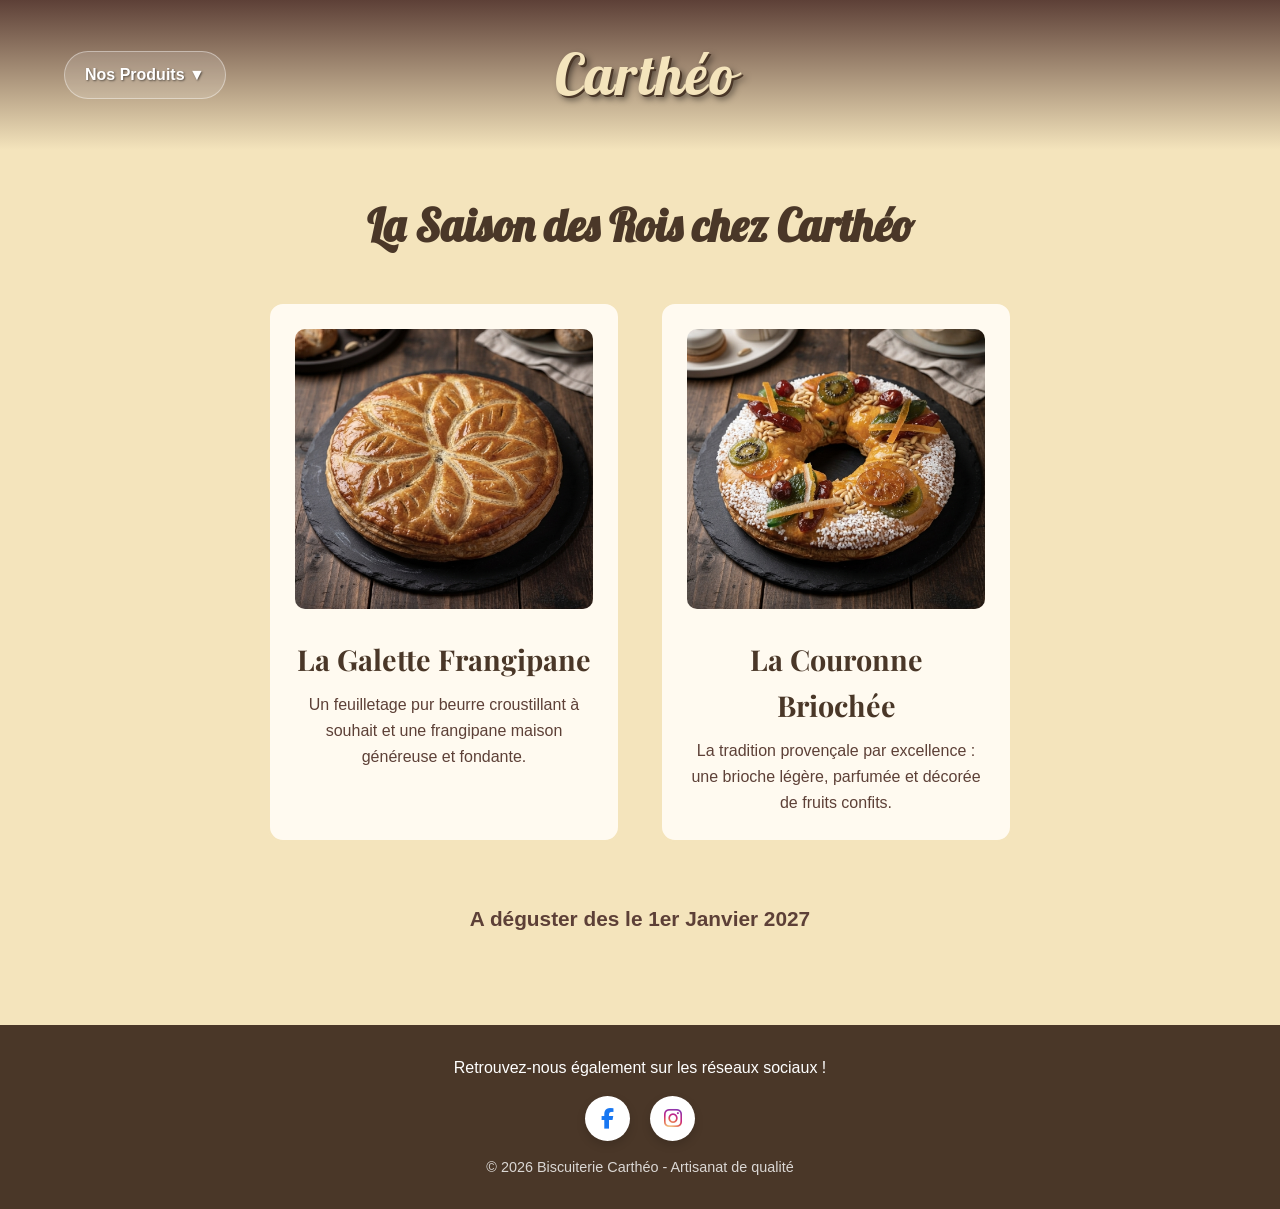
<file: roi.html>
<!DOCTYPE html>
<html lang="fr">
<head>
    <meta charset="UTF-8">
    <meta name="viewport" content="width=device-width, initial-scale=1.0">
    <title>Galettes & Couronnes | Biscuiterie Carthéo</title>
    
    <!-- Polices -->
    <link href="https://fonts.googleapis.com/css2?family=Lobster&display=swap" rel="stylesheet">
    <link href="https://fonts.googleapis.com/css2?family=Playfair+Display:wght@700&display=swap" rel="stylesheet">
    
    <!-- Font Awesome pour les logos réseaux sociaux -->
    <link rel="stylesheet" href="https://cdnjs.cloudflare.com/ajax/libs/font-awesome/6.4.0/css/all.min.css">
    
    <!-- CSS -->
    <link rel="stylesheet" href="css/style.css">
    
    <style>
        main { padding: 40px 10%; max-width: 1000px; margin: auto; }
        .titre-page { text-align: center; color: var(--couleur-chocolat); font-family: 'Lobster', cursive; font-size: 2.8rem; margin-bottom: 40px; }
        
        .grid-produits { display: grid; grid-template-columns: repeat(auto-fit, minmax(300px, 1fr)); gap: 40px; justify-items: center; }
        .card-produit { background: var(--couleur-creme); padding: 25px; border-radius: 15px; border: 2px solid var(--couleur-sable); text-align: center; max-width: 400px; }
        .card-produit img { width: 100%; height: 280px; object-fit: cover; border-radius: 10px; margin-bottom: 20px; }
        .card-produit h3 { color: var(--couleur-chocolat); font-family: 'Playfair Display', serif; font-size: 1.8rem; margin-bottom: 10px; }
    </style>
</head>
<body>

    <header>
        <nav class="nav-gauche">
            <ul>
                <li class="dropdown">
                    <a href="#">Nos Produits ▼</a>
                    <ul class="dropdown-content">
                        <li><a href="index.html">Accueil</a></li>
                        <li><a href="sucres.html">Biscuits sucrés</a></li>
                        <li><a href="sales.html">Biscuits salés</a></li>
                        <li><a href="chocolats.html">Chocolats</a></li>
                        <li><a href="meringues.html">Meringues</a></li>
                        <li><a href="panettones.html">Panettones</a></li>
                        <li><a href="cakes.html">Cakes</a></li>
                        <li><a href="petitsfours.html">Petits fours</a></li>
                        <li><a href="glaces.html">Glaces</a></li>
                         <li><a href="gateaux.html">Gâteaux</a></li>
                        <li><a href="noel.html">Noël</a></li>
                        <li><a href="paques.html">Pâques</a></li>
                        <li><a href="roi.html"> Epiphanie   </a></li>   
                        <li><a href="contact.html">Nous contacter</a></li>
                    </ul>
                </li>
            </ul>
        </nav>
        
        <div class="logo-centre">Carthéo</div>
        <div style="width: 150px;"></div>
    </header>

    <main>
        <h1 class="titre-page">La Saison des Rois chez Carthéo</h1>

        <div class="grid-produits">
            <!-- Galette Frangipane -->
            <div class="card-produit">
                <img src="assets/img/frangipanne.jpg" alt="Galette Frangipane">
                <h3>La Galette Frangipane</h3>
                <p>Un feuilletage pur beurre croustillant à souhait et une frangipane maison généreuse et fondante.</p>
            </div>

            <!-- Couronne Briochée -->
            <div class="card-produit">
                <img src="assets/img/couronne.jpg" alt="Couronne Briochée">
                <h3>La Couronne Briochée</h3>
                <p>La tradition provençale par excellence : une brioche légère, parfumée et décorée de fruits confits.</p>
            </div>
        </div>
        
        <p style="text-align: center; margin-top: 60px; font-size: 1.3rem; color: #5d4037;">
            <strong>A déguster des le 1er Janvier 2027
            
            </strong>
        </p>
    </main>

    <footer>
        <p>Retrouvez-nous également sur les réseaux sociaux !</p>
        <div class="social-links">
            <a href="https://www.facebook.com/biscuiteriecartheo" target="_blank" aria-label="Facebook">
                <i class="fa-brands fa-facebook-f"></i>
            </a>
            <a href="https://www.instagram.com/biscuiteriecartheo/" target="_blank" aria-label="Instagram">
                <i class="fa-brands fa-instagram"></i>
            </a>
        </div>
        <p style="font-size: 0.9rem; opacity: 0.8; margin-top: 15px;">&copy; 2026 Biscuiterie Carthéo - Artisanat de qualité</p>
    </footer>

</body>
</html>
</file>
<file: css/style.css>
/* --- Variables --- */
:root {
    --couleur-sable: #f4e4bc;
    --couleur-chocolat: #4a3728;
    --couleur-creme: #fffaf0;
    --couleur-accent: #8b5a2b;
}

* { margin: 0; padding: 0; box-sizing: border-box; }

/* --- Fond global --- */
body { 
    background-color: #f4e4bc; 
    font-family: 'Segoe UI', sans-serif; 
    color: #5d4037; 
    line-height: 1.6; 
}

/* --- Header --- */
header {
    background: linear-gradient(180deg, #5d4037 0%, rgba(93, 64, 55, 0) 100%);
    padding: 20px 5%;
    display: flex;
    align-items: center;
    justify-content: space-between;
    height: 150px;
}

.nav-gauche > ul > li > a { 
    color: #fff; 
    text-shadow: 1px 1px 2px rgba(0,0,0,0.5); 
}

.logo-centre {
    font-family: 'Lobster', cursive !important;
    font-size: 3.5rem;
    color: #f4e4bc; 
    text-align: center;
    flex-grow: 1;
    text-shadow: 2px 2px 0px #4a3728, 4px 4px 6px rgba(0,0,0,0.5);
    letter-spacing: 2px;
    transition: transform 0.3s ease;
}

.logo-centre:hover { transform: scale(1.02); }

/* --- Menu Déroulant --- */
.nav-gauche > ul { list-style: none; }
.dropdown { position: relative; display: inline-block; }

.dropdown > a {
    display: inline-block;
    padding: 10px 20px;
    background-color: rgba(255, 255, 255, 0.15);
    border: 1px solid rgba(255, 255, 255, 0.4);
    border-radius: 30px;
    color: #fff;
    text-decoration: none;
    font-weight: bold;
    transition: all 0.3s ease;
}

.dropdown > a:hover { background-color: rgba(255, 255, 255, 0.3); border-color: #fff; cursor: pointer; }

.dropdown-content {
    display: none; 
    position: absolute;
    top: 100%; 
    left: 0;
    background-color: #ffffff;
    border: 2px solid #5d4037;
    border-radius: 15px;
    padding: 10px;
    box-shadow: 0 10px 20px rgba(0,0,0,0.2);
    min-width: 220px;
    z-index: 1000;
    list-style: none;
}

.dropdown:hover .dropdown-content { display: block !important; }

.dropdown-content li a { 
    color: #5d4037; 
    text-decoration: none; 
    display: block; 
    padding: 10px 15px; 
    font-weight: 500;
    border-bottom: 1px solid #f4e4bc;
}

.dropdown-content li:last-child a { border-bottom: none; }
.dropdown-content li a:hover { background-color: #f4e4bc; border-radius: 8px; }

/* --- Sections & Produits --- */
main { padding: 40px 10%; max-width: 1200px; margin: auto; }
.produits-section { margin-bottom: 50px; }
.titre-categorie { 
    color: var(--couleur-chocolat); 
    border-bottom: 2px solid var(--couleur-accent); 
    padding-bottom: 10px; 
    margin-bottom: 20px; 
}
.produits-grid { 
    display: grid; 
    /* Ceci force les cartes à avoir une largeur minimale de 200px et à s'aligner automatiquement */
    grid-template-columns: repeat(auto-fill, minmax(200px, 1fr)); 
    gap: 20px; 
    width: 100%;
}

.produit-card {
    display: flex;
    flex-direction: column;
    align-items: center;
    text-align: center;
    border: 1px solid #ddd;
    padding: 10px;
    border-radius: 8px;
    background: #fff;
    overflow: hidden;
}

.produit-card img {
    width: 100%;
    height: 325px;
    object-fit: cover;
    object-position: center;
    border-radius: 5px;
    transition: transform 0.5s ease;
}

.produit-card:hover img { transform: scale(1.2); }

/* --- Rotation Oursons avec maintien de la taille --- */
/* On cible les images des oursons pour les forcer à être identiques aux autres */
.section-oursons .produit-card img {
    transform: rotate(180deg);
    /* On impose une taille fixe identique aux autres cartes */
    width: 100% !important;
    height: 325px !important; 
    /* object-fit: cover est la clé : cela coupe l'image pour qu'elle remplisse tout le cadre */
    object-fit: cover !important;
    object-position: center !important;
}

/* Le zoom au survol pour les oursons */
.section-oursons .produit-card:hover img {
    transform: rotate(180deg) scale(1.2) !important;
}

/* --- Footer --- */center
footer { background-color: var(--couleur-chocolat); color: var(--couleur-sable); text-align: ; padding: 25px; margin-top: 60px; }

/* --- Correction pour la page d'accueil --- */
.boutiques-grid { 
    display: grid; 
    grid-template-columns: repeat(auto-fit, minmax(300px, 1fr)); 
    gap: 30px; 
    margin-top: 20px;
}

.boutique-card { 
    background-color: var(--couleur-creme); 
    padding: 20px; 
    border-radius: 15px; 
    text-align: center; 
    border: 2px solid var(--couleur-sable); 
}

.boutique-card img {
    width: 100%;
    height: 350px;
    object-fit: cover;
    object-position: center;
    border-radius: 10px;
    margin-bottom: 15px;
    background-color: #ddd;
}

#presentation { 
    background-color: var(--couleur-creme); 
    padding: 40px; 
    border-radius: 15px; 
    border-left: 5px solid var(--couleur-accent); 
    margin-bottom: 60px; 
    text-align: center; 
}
/* Modifie la hauteur des images UNIQUEMENT sur la page des glaces */
.page-glaces .produit-card img {
    width: 100%;
    height: 190px; /* Mets la hauteur souhaitée (ex: 180px ou 200px) */
    object-fit: cover;
    object-position: center;
    border-radius: 5px;
    transition: transform 0.5s ease;
    
}
.page-glaces .produits-grid { 
    display: grid; 
    /* Change 200px par une valeur plus grande (ex: 250px ou 300px) pour des cartes plus larges */
    grid-template-columns: repeat(auto-fill, minmax(280px, 1fr)); 
    gap: 20px; 
    width: 100%;
    
}
.produit-card img {
    background-color: #f0f0f0; /* Couleur gris clair pour éviter le "vide" */
    display: block;
}
.produit-card.rupture {
    background-color: #f5f2eb; /* Un joli fond crème/sable doux */
    display: flex;
    flex-direction: column;
    justify-content: center;
    align-items: center;
    height: 325px; /* Pour garder exactement la même hauteur que les autres cartes */
    text-align: center;
    color: #5d4037;
    font-weight: bold;
}

.produit-card.rupture span {
    font-size: 1.1rem;
    padding: 10px;
    border: 2px dashed #b08d57; /* Un petit contour élégant */
    border-radius: 8px;
    width: 80%;
}
/* Style du bloc de remplacement */
.produit-card.en-attente {
    background-color: #f5f2eb !important;
    display: flex !important;
    flex-direction: column;
    justify-content: center;
    align-items: center;
    border: 2px dashed #dcd0b0 !important;
}

/* Cache l'icône d'image cassée et l'image vide */
.produit-card.en-attente img {
    display: none !important;
}

/* Ajoute le texte "Indisponible" automatiquement */
.produit-card.en-attente::after {
    content: "Bientôt disponible";
    color: #5d4037;
    font-weight: bold;
    font-family: 'Playfair Display', serif;
    text-align: center;
}
/* Style du pied de page et des réseaux sociaux */
/* Style du pied de page et des réseaux sociaux */
footer {
    background-color: var(--couleur-chocolat, #5d4037);
    color: #ffffff;
    text-align: center;
    padding: 30px 20px;
    margin-top: 50px;
}

.social-links {
    margin: 15px 0;
}

.social-links a {
    display: inline-flex;
    align-items: center;
    justify-content: center;
    width: 45px;
    height: 45px;
    background-color: #ffffff; /* Fond blanc pour bien faire ressortir les couleurs */
    margin: 0 8px;
    border-radius: 50%;
    text-decoration: none;
    font-size: 1.3rem;
    transition: transform 0.2s ease, box-shadow 0.2s ease;
    box-shadow: 0 4px 10px rgba(0,0,0,0.15);
}

/* Couleur spécifique pour le logo Facebook */
.social-links a .fa-facebook-f {
    color: #1877f2; /* Bleu officiel Facebook */
}

/* Couleur / Dégradé spécifique pour le logo Instagram */
.social-links a .fa-instagram {
    background: radial-gradient(circle at 30% 107%, #fdf497 0%, #df5950 45%, #c62484 60%, #833ab4 90%);
    -webkit-background-clip: text;
    -webkit-text-fill-color: transparent;
}

/* Petit effet quand on passe la souris */
.social-links a:hover {
    transform: translateY(-3px);
    box-shadow: 0 6px 15px rgba(0,0,0,0.25);
}


/* --- Formulaire d'Avis / Livre d'or --- */
.avis-section {
    background-color: var(--couleur-creme);
    padding: 30px;
    border-radius: 15px;
    border: 2px solid var(--couleur-sable);
    box-shadow: 0 5px 15px rgba(0,0,0,0.05);
    margin-top: 40px;
}

.avis-section h2 {
    color: var(--couleur-chocolat);
    font-family: 'Playfair Display', serif;
    font-size: 1.6rem;
    margin-bottom: 10px;
    text-align: center;
}

.avis-section p.soustitre-avis {
    text-align: center;
    margin-bottom: 25px;
    color: #5d4037;
}

.form-avis {
    display: flex;
    flex-direction: column;
    gap: 15px;
    max-width: 700px;
    margin: auto;
}

.form-group {
    display: flex;
    flex-direction: column;
    text-align: left;
}

.form-group label {
    font-weight: bold;
    color: var(--couleur-chocolat);
    margin-bottom: 5px;
}

.form-group input, 
.form-group textarea {
    padding: 12px;
    border: 1px solid var(--couleur-sable);
    border-radius: 8px;
    background-color: #ffffff;
    font-family: 'Segoe UI', sans-serif;
    font-size: 1rem;
    color: #5d4037;
}

.form-group textarea {
    resize: vertical;
    height: 120px;
}

.btn-envoyer {
    background-color: var(--couleur-chocolat);
    color: var(--couleur-sable);
    padding: 12px 25px;
    border: none;
    border-radius: 30px;
    font-weight: bold;
    font-size: 1.1rem;
    cursor: pointer;
    transition: background-color 0.3s ease, transform 0.2s ease;
    align-self: center;
    margin-top: 10px;
}

.btn-envoyer:hover {
    background-color: var(--couleur-accent);
    transform: translateY(-2px);
}
/* --- Mise en forme horizontale pour la section Bûches --- */

/* On cible la section qui contient le titre "Bûches de Noël" */
/* Note : Si vous voulez être plus précis, ajoutez class="section-buches" à la balise <section> des bûches dans votre HTML */
section:has(.titre-categorie) + section .produits-grid, 
section:has(.titre-categorie:contains("Bûches")) .produits-grid {
    display: flex !important;           /* Force l'affichage en ligne */
    flex-direction: row !important;     /* Horizontal */
    flex-wrap: wrap;                    /* Permet le retour à la ligne sur mobile */
    justify-content: center;            /* Centre les éléments */
    gap: 20px;
}

/* Ajustement de la largeur des cartes pour qu'elles prennent moins de place en ligne */
section:has(.titre-categorie:contains("Bûches")) .produit-card {
    flex: 0 1 300px; /* Largeur fixe de 300px par bûche */
    max-width: 300px;
}
.section-buches .produits-grid {
    display: flex !important;
    flex-direction: row !important;
    justify-content: center;
    gap: 20px;
}

.section-buches .produit-card {
    width: 300px; /* Ajustez selon la taille souhaitée */
}
</file>
